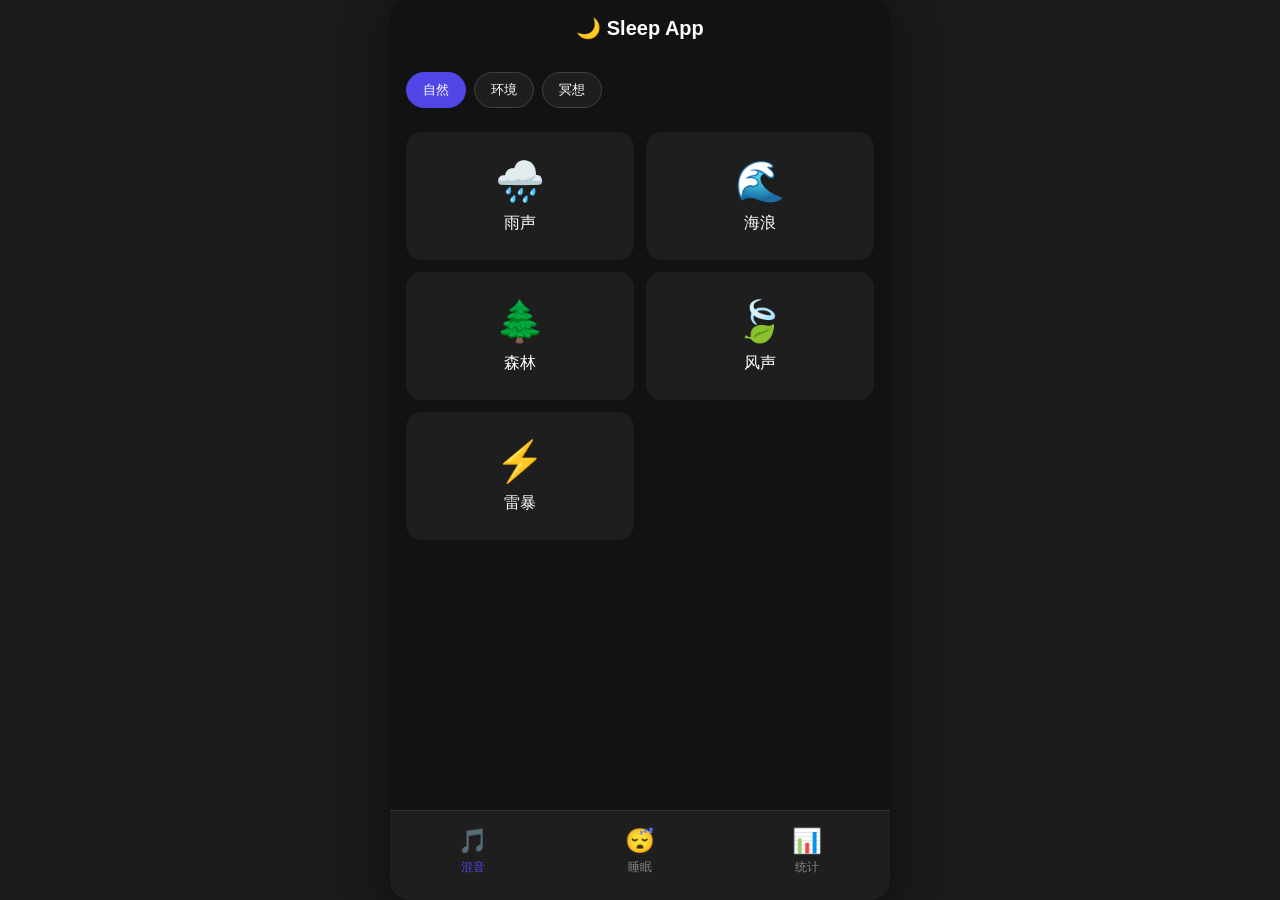
<file: web/index.html>
<!DOCTYPE html>
<html lang="zh-CN">
<head>
  <meta charset="UTF-8">
  <meta name="viewport" content="width=device-width, initial-scale=1.0">
  <title>🌙 Sleep App - 睡眠助眠</title>
  <link rel="stylesheet" href="style.css">
</head>
<body>
  <div id="app">
    <!-- 首页 -->
    <div class="screen active" id="home-screen">
      <nav class="navbar">
        <span class="navbar-title">🌙 Sleep App</span>
      </nav>
      <div class="content">
        <!-- 分类标签 -->
        <div class="categories">
          <button class="category-btn active" data-category="自然">自然</button>
          <button class="category-btn" data-category="环境">环境</button>
          <button class="category-btn" data-category="冥想">冥想</button>
        </div>

        <!-- 主音量控制 -->
        <div id="master-volume" class="master-volume" style="display: none;">
          <div class="volume-header">
            <span>主音量</span>
            <span id="volume-value">70%</span>
          </div>
          <input type="range" id="volume-slider" min="0" max="1" step="0.01" value="0.7">
          <button id="stop-all" class="stop-all-btn">停止全部</button>
        </div>

        <!-- 声音网格 -->
        <div id="sound-grid" class="sound-grid"></div>
      </div>
      <footer class="bottom-nav">
        <button class="nav-item active" data-screen="home">
          <span>🎵</span>
          <span>混音</span>
        </button>
        <button class="nav-item" data-screen="sleep">
          <span>😴</span>
          <span>睡眠</span>
        </button>
        <button class="nav-item" data-screen="stats">
          <span>📊</span>
          <span>统计</span>
        </button>
      </footer>
    </div>

    <!-- 睡眠追踪页面 -->
    <div class="screen" id="sleep-screen">
      <nav class="navbar">
        <span class="navbar-title">😴 睡眠追踪</span>
      </nav>
      <div class="content sleep-content">
        <div id="not-tracking">
          <div class="sleep-icon">
            <span>🌙</span>
          </div>
          <h2>准备好入睡了吗？</h2>
          <p>开始追踪后，我们会记录你的睡眠时长，帮助你了解睡眠习惯</p>
          <button id="start-tracking" class="primary-btn">开始睡眠</button>
        </div>

        <div id="tracking" style="display: none;">
          <div class="pulse-animation">
            <div class="pulse-circle"></div>
            <div class="pulse-inner">
              <span>😴</span>
            </div>
          </div>
          <h2>睡眠中...</h2>
          <div id="sleep-timer" class="sleep-timer">00:00:00</div>
          <p id="bedtime-text"></p>
          <div class="tracking-buttons">
            <button id="cancel-tracking" class="text-btn">取消</button>
            <button id="stop-tracking" class="primary-btn">起床</button>
          </div>
        </div>
      </div>
      <footer class="bottom-nav">
        <button class="nav-item" data-screen="home">
          <span>🎵</span>
          <span>混音</span>
        </button>
        <button class="nav-item active" data-screen="sleep">
          <span>😴</span>
          <span>睡眠</span>
        </button>
        <button class="nav-item" data-screen="stats">
          <span>📊</span>
          <span>统计</span>
        </button>
      </footer>
    </div>

    <!-- 统计页面 -->
    <div class="screen" id="stats-screen">
      <nav class="navbar">
        <span class="navbar-title">📊 睡眠统计</span>
      </nav>
      <div class="content" id="stats-content">
        <div id="empty-state" class="empty-state">
          <span>📊</span>
          <h3>暂无睡眠记录</h3>
          <p>开始第一次睡眠追踪后，这里会显示统计数据</p>
        </div>
        <div id="stats-data" style="display: none;">
          <div class="overview-card">
            <div class="overview-item">
              <span>🕒</span>
              <div>
                <div id="avg-sleep" class="overview-value">--</div>
                <div class="overview-label">平均睡眠</div>
              </div>
            </div>
            <div class="overview-item">
              <span>⭐</span>
              <div>
                <div id="avg-quality" class="overview-value">--</div>
                <div class="overview-label">平均质量</div>
              </div>
            </div>
            <div class="overview-item">
              <span>📅</span>
              <div>
                <div id="total-days" class="overview-value">--</div>
                <div class="overview-label">记录天数</div>
              </div>
            </div>
          </div>
          <h3 style="margin: 24px 0 16px;">最近记录</h3>
          <div id="records-list" class="records-list"></div>
        </div>
      </div>
      <footer class="bottom-nav">
        <button class="nav-item" data-screen="home">
          <span>🎵</span>
          <span>混音</span>
        </button>
        <button class="nav-item" data-screen="sleep">
          <span>😴</span>
          <span>睡眠</span>
        </button>
        <button class="nav-item active" data-screen="stats">
          <span>📊</span>
          <span>统计</span>
        </button>
      </footer>
    </div>
  </div>

  <!-- 质量评分弹窗 -->
  <div id="quality-modal" class="modal" style="display: none;">
    <div class="modal-content">
      <h3>睡眠质量如何？</h3>
      <p>给昨晚的睡眠打个分吧（1-5）</p>
      <div class="stars">
        <button class="star-btn" data-quality="1">⭐</button>
        <button class="star-btn" data-quality="2">⭐</button>
        <button class="star-btn" data-quality="3">⭐</button>
        <button class="star-btn" data-quality="4">⭐</button>
        <button class="star-btn" data-quality="5">⭐</button>
      </div>
    </div>
  </div>

  <script src="app.js"></script>
</body>
</html>
</file>
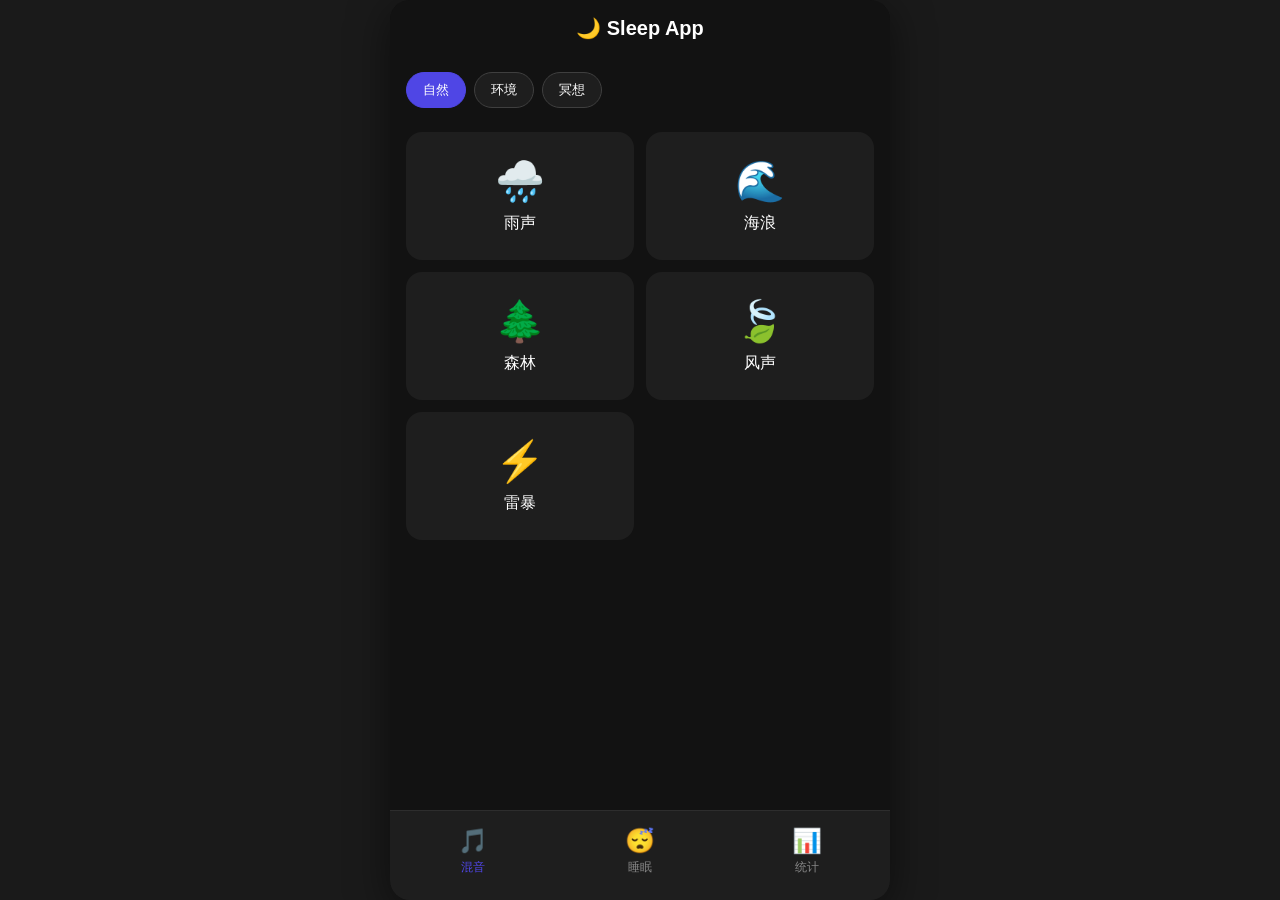
<file: sleep-app.html>
<!DOCTYPE html>
<html lang="zh-CN">
<head>
  <meta charset="UTF-8">
  <meta name="viewport" content="width=device-width, initial-scale=1.0">
  <title>🌙 Sleep App - 睡眠助眠</title>
  <style>
* {
  margin: 0;
  padding: 0;
  box-sizing: border-box;
}

body {
  font-family: -apple-system, BlinkMacSystemFont, 'Segoe UI', Roboto, Oxygen, Ubuntu, sans-serif;
  background-color: #1a1a1a;
  color: #ffffff;
  min-height: 100vh;
  display: flex;
  justify-content: center;
  align-items: center;
}

#app {
  width: 100%;
  max-width: 500px;
  height: 100vh;
  max-height: 900px;
  background-color: #121212;
  position: relative;
  overflow: hidden;
  border-radius: 20px;
  box-shadow: 0 10px 40px rgba(0, 0, 0, 0.5);
}

.screen {
  position: absolute;
  top: 0;
  left: 0;
  width: 100%;
  height: 100%;
  opacity: 0;
  pointer-events: none;
  transition: opacity 0.3s ease;
  display: flex;
  flex-direction: column;
}

.screen.active {
  opacity: 1;
  pointer-events: all;
}

.navbar {
  padding: 16px;
  text-align: center;
  background-color: #121212;
}

.navbar-title {
  font-size: 20px;
  font-weight: 600;
}

.content {
  flex: 1;
  overflow-y: auto;
  padding: 16px;
}

/* 分类 */
.categories {
  display: flex;
  gap: 8px;
  overflow-x: auto;
  margin-bottom: 16px;
  padding-bottom: 8px;
}

.category-btn {
  padding: 8px 16px;
  border-radius: 20px;
  border: 1px solid #3f3f3f;
  background-color: #1e1e1e;
  color: #ffffff;
  cursor: pointer;
  white-space: nowrap;
  transition: all 0.2s;
}

.category-btn.active {
  background-color: #4f46e5;
  border-color: #4f46e5;
}

/* 主音量 */
.master-volume {
  background-color: #1e1e1e;
  padding: 16px;
  border-radius: 12px;
  margin-bottom: 16px;
}

.volume-header {
  display: flex;
  justify-content: space-between;
  margin-bottom: 8px;
  font-weight: 500;
}

#volume-slider {
  width: 100%;
  margin-bottom: 12px;
  accent-color: #4f46e5;
}

.stop-all-btn {
  width: 100%;
  padding: 10px;
  background-color: #2d2d2d;
  color: #ffffff;
  border: none;
  border-radius: 8px;
  cursor: pointer;
  font-size: 14px;
}

/* 声音网格 */
.sound-grid {
  display: grid;
  grid-template-columns: repeat(2, 1fr);
  gap: 12px;
}

.sound-card {
  background-color: #1e1e1e;
  border-radius: 16px;
  border: 2px solid transparent;
  padding: 24px 16px;
  text-align: center;
  cursor: pointer;
  transition: all 0.2s;
  position: relative;
}

.sound-card.playing {
  border-color: #4f46e5;
  background: linear-gradient(135deg, rgba(79, 70, 229, 0.2) 0%, rgba(79, 70, 229, 0.4) 100%);
}

.sound-card.locked {
  opacity: 0.5;
  cursor: not-allowed;
}

.sound-icon {
  font-size: 40px;
  margin-bottom: 8px;
  display: block;
}

.sound-name {
  font-size: 16px;
  font-weight: 500;
}

.playing-badge {
  position: absolute;
  top: 8px;
  right: 8px;
  width: 24px;
  height: 24px;
  background-color: #4f46e5;
  border-radius: 50%;
  display: flex;
  align-items: center;
  justify-content: center;
  font-size: 12px;
}

/* 底部导航 */
.bottom-nav {
  display: flex;
  justify-content: space-around;
  background-color: #1e1e1e;
  padding: 8px 0 16px;
  border-top: 1px solid #2d2d2d;
}

.nav-item {
  flex: 1;
  display: flex;
  flex-direction: column;
  align-items: center;
  gap: 4px;
  background: none;
  border: none;
  color: #888888;
  cursor: pointer;
  padding: 8px;
  transition: color 0.2s;
}

.nav-item.active {
  color: #4f46e5;
}

.nav-item span:first-child {
  font-size: 24px;
}

.nav-item span:last-child {
  font-size: 12px;
}

/* 睡眠页面 */
.sleep-content {
  display: flex;
  align-items: center;
  justify-content: center;
}

#not-tracking, #tracking {
  text-align: center;
  width: 100%;
}

.sleep-icon {
  margin: 40px 0 24px;
}

.sleep-icon span {
  font-size: 100px;
  color: #4f46e5;
}

.sleep-content h2 {
  font-size: 24px;
  margin-bottom: 16px;
}

.sleep-content p {
  color: #888888;
  line-height: 1.6;
  margin-bottom: 48px;
}

.primary-btn {
  padding: 16px 48px;
  background-color: #4f46e5;
  color: #ffffff;
  border: none;
  border-radius: 12px;
  font-size: 18px;
  cursor: pointer;
}

.text-btn {
  padding: 16px 24px;
  background: none;
  color: #888888;
  border: none;
  font-size: 16px;
  cursor: pointer;
}

/* 脉冲动画 */
.pulse-animation {
  position: relative;
  width: 200px;
  height: 200px;
  margin: 40px auto 32px;
}

.pulse-circle {
  position: absolute;
  top: 0;
  left: 0;
  width: 100%;
  height: 100%;
  border-radius: 50%;
  background-color: rgba(79, 70, 229, 0.3);
  animation: pulse 2s infinite;
}

.pulse-inner {
  position: absolute;
  top: 50%;
  left: 50%;
  transform: translate(-50%, -50%);
  width: 160px;
  height: 160px;
  border-radius: 50%;
  background-color: #4f46e5;
  display: flex;
  align-items: center;
  justify-content: center;
  z-index: 1;
}

.pulse-inner span {
  font-size: 80px;
}

@keyframes pulse {
  0% {
    transform: scale(1);
    opacity: 0.7;
  }
  50% {
    transform: scale(1.15);
    opacity: 0.3;
  }
  100% {
    transform: scale(1);
    opacity: 0.7;
  }
}

.sleep-timer {
  font-size: 48px;
  font-weight: 300;
  letter-spacing: 2px;
  margin: 16px 0;
}

#bedtime-text {
  color: #888888;
  margin-bottom: 48px;
}

.tracking-buttons {
  display: flex;
  justify-content: center;
  gap: 24px;
}

/* 统计页面 */
.empty-state {
  text-align: center;
  padding: 60px 20px;
  color: #888888;
}

.empty-state span {
  font-size: 80px;
  display: block;
  margin-bottom: 16px;
  opacity: 0.3;
}

.empty-state h3 {
  margin-bottom: 8px;
  color: #ffffff;
}

.overview-card {
  background-color: #1e1e1e;
  border-radius: 12px;
  padding: 16px;
  display: flex;
  justify-content: space-around;
}

.overview-item {
  text-align: center;
  padding: 16px 8px;
}

.overview-item span:first-child {
  display: block;
  font-size: 24px;
  margin-bottom: 8px;
  color: #4f46e5;
}

.overview-value {
  font-size: 20px;
  font-weight: bold;
  margin-bottom: 4px;
}

.overview-label {
  font-size: 12px;
  color: #888888;
}

.records-list {
  display: flex;
  flex-direction: column;
  gap: 12px;
}

.record-item {
  background-color: #1e1e1e;
  border-radius: 12px;
  padding: 16px;
  display: flex;
  align-items: center;
  gap: 16px;
}

.record-avatar {
  width: 40px;
  height: 40px;
  border-radius: 50%;
  background-color: rgba(79, 70, 229, 0.1);
  display: flex;
  align-items: center;
  justify-content: center;
  font-size: 18px;
}

.record-info {
  flex: 1;
}

.record-date {
  font-weight: 600;
  margin-bottom: 4px;
}

.record-time {
  color: #888888;
  font-size: 14px;
}

.record-duration {
  padding: 6px 12px;
  background-color: rgba(79, 70, 229, 0.1);
  color: #4f46e5;
  border-radius: 20px;
  font-size: 14px;
  font-weight: 500;
}

/* 弹窗 */
.modal {
  position: fixed;
  top: 0;
  left: 0;
  width: 100%;
  height: 100%;
  background-color: rgba(0, 0, 0, 0.7);
  z-index: 100;
  display: none;
  align-items: center;
  justify-content: center;
}

.modal-content {
  background-color: #1e1e1e;
  border-radius: 16px;
  padding: 24px;
  width: 90%;
  max-width: 400px;
  text-align: center;
}

.modal-content h3 {
  margin-bottom: 8px;
}

.modal-content p {
  color: #888888;
  margin-bottom: 16px;
}

.stars {
  display: flex;
  justify-content: center;
  gap: 8px;
}

.star-btn {
  background: none;
  border: none;
  font-size: 36px;
  cursor: pointer;
  transition: transform 0.2s;
}

.star-btn:hover {
  transform: scale(1.2);
}

/* 滚动条 */
.content::-webkit-scrollbar {
  width: 4px;
}

.content::-webkit-scrollbar-thumb {
  background-color: #3f3f3f;
  border-radius: 2px;
}
  </style>
</head>
<body>
  <div id="app">
    <!-- 首页 -->
    <div class="screen active" id="home-screen">
      <nav class="navbar">
        <span class="navbar-title">🌙 Sleep App</span>
      </nav>
      <div class="content">
        <!-- 分类标签 -->
        <div class="categories">
          <button class="category-btn active" data-category="自然">自然</button>
          <button class="category-btn" data-category="环境">环境</button>
          <button class="category-btn" data-category="冥想">冥想</button>
        </div>

        <!-- 主音量控制 -->
        <div id="master-volume" class="master-volume" style="display: none;">
          <div class="volume-header">
            <span>主音量</span>
            <span id="volume-value">70%</span>
          </div>
          <input type="range" id="volume-slider" min="0" max="1" step="0.01" value="0.7">
          <button id="stop-all" class="stop-all-btn">停止全部</button>
        </div>

        <!-- 声音网格 -->
        <div id="sound-grid" class="sound-grid"></div>
      </div>
      <footer class="bottom-nav">
        <button class="nav-item active" data-screen="home">
          <span>🎵</span>
          <span>混音</span>
        </button>
        <button class="nav-item" data-screen="sleep">
          <span>😴</span>
          <span>睡眠</span>
        </button>
        <button class="nav-item" data-screen="stats">
          <span>📊</span>
          <span>统计</span>
        </button>
      </footer>
    </div>

    <!-- 睡眠追踪页面 -->
    <div class="screen" id="sleep-screen">
      <nav class="navbar">
        <span class="navbar-title">😴 睡眠追踪</span>
      </nav>
      <div class="content sleep-content">
        <div id="not-tracking">
          <div class="sleep-icon">
            <span>🌙</span>
          </div>
          <h2>准备好入睡了吗？</h2>
          <p>开始追踪后，我们会记录你的睡眠时长，帮助你了解睡眠习惯</p>
          <button id="start-tracking" class="primary-btn">开始睡眠</button>
        </div>

        <div id="tracking" style="display: none;">
          <div class="pulse-animation">
            <div class="pulse-circle"></div>
            <div class="pulse-inner">
              <span>😴</span>
            </div>
          </div>
          <h2>睡眠中...</h2>
          <div id="sleep-timer" class="sleep-timer">00:00:00</div>
          <p id="bedtime-text"></p>
          <div class="tracking-buttons">
            <button id="cancel-tracking" class="text-btn">取消</button>
            <button id="stop-tracking" class="primary-btn">起床</button>
          </div>
        </div>
      </div>
      <footer class="bottom-nav">
        <button class="nav-item" data-screen="home">
          <span>🎵</span>
          <span>混音</span>
        </button>
        <button class="nav-item active" data-screen="sleep">
          <span>😴</span>
          <span>睡眠</span>
        </button>
        <button class="nav-item" data-screen="stats">
          <span>📊</span>
          <span>统计</span>
        </button>
      </footer>
    </div>

    <!-- 统计页面 -->
    <div class="screen" id="stats-screen">
      <nav class="navbar">
        <span class="navbar-title">📊 睡眠统计</span>
      </nav>
      <div class="content" id="stats-content">
        <div id="empty-state" class="empty-state">
          <span>📊</span>
          <h3>暂无睡眠记录</h3>
          <p>开始第一次睡眠追踪后，这里会显示统计数据</p>
        </div>
        <div id="stats-data" style="display: none;">
          <div class="overview-card">
            <div class="overview-item">
              <span>🕒</span>
              <div>
                <div id="avg-sleep" class="overview-value">--</div>
                <div class="overview-label">平均睡眠</div>
              </div>
            </div>
            <div class="overview-item">
              <span>⭐</span>
              <div>
                <div id="avg-quality" class="overview-value">--</div>
                <div class="overview-label">平均质量</div>
              </div>
            </div>
            <div class="overview-item">
              <span>📅</span>
              <div>
                <div id="total-days" class="overview-value">--</div>
                <div class="overview-label">记录天数</div>
              </div>
            </div>
          </div>
          <h3 style="margin: 24px 0 16px;">最近记录</h3>
          <div id="records-list" class="records-list"></div>
        </div>
      </div>
      <footer class="bottom-nav">
        <button class="nav-item" data-screen="home">
          <span>🎵</span>
          <span>混音</span>
        </button>
        <button class="nav-item" data-screen="sleep">
          <span>😴</span>
          <span>睡眠</span>
        </button>
        <button class="nav-item active" data-screen="stats">
          <span>📊</span>
          <span>统计</span>
        </button>
      </footer>
    </div>
  </div>

  <!-- 质量评分弹窗 -->
  <div id="quality-modal" class="modal" style="display: none;">
    <div class="modal-content">
      <h3>睡眠质量如何？</h3>
      <p>给昨晚的睡眠打个分吧（1-5）</p>
      <div class="stars">
        <button class="star-btn" data-quality="1">⭐</button>
        <button class="star-btn" data-quality="2">⭐</button>
        <button class="star-btn" data-quality="3">⭐</button>
        <button class="star-btn" data-quality="4">⭐</button>
        <button class="star-btn" data-quality="5">⭐</button>
      </div>
    </div>
  </div>

  <script>
// 声音数据
const sounds = [
  // 自然类
  { id: 'rain', name: '雨声', category: '自然', icon: '🌧️', locked: false },
  { id: 'waves', name: '海浪', category: '自然', icon: '🌊', locked: false },
  { id: 'forest', name: '森林', category: '自然', icon: '🌲', locked: false },
  { id: 'wind', name: '风声', category: '自然', icon: '🍃', locked: false },
  { id: 'thunder', name: '雷暴', category: '自然', icon: '⚡', locked: false },
  // 环境类
  { id: 'fire', name: '篝火', category: '环境', icon: '🔥', locked: false },
  { id: 'fan', name: '风扇', category: '环境', icon: '💨', locked: false },
  { id: 'cafe', name: '咖啡馆', category: '环境', icon: '☕', locked: false },
  { id: 'train', name: '火车', category: '环境', icon: '🚂', locked: false },
  { id: 'plane', name: '飞机', category: '环境', icon: '✈️', locked: false },
  // 冥想类
  { id: 'singing', name: '颂钵', category: '冥想', icon: '🔔', locked: false },
  { id: 'binaural', name: '双脑同步', category: '冥想', icon: '🎵', locked: true },
  { id: 'delta', name: 'Delta波', category: '冥想', icon: '🧘', locked: true },
];

// 应用状态
let currentScreen = 'home';
let currentCategory = '自然';
let playingSounds = [];
let masterVolume = 0.7;
let audioContext = null;
let oscillators = {};

// 睡眠追踪状态
let isTracking = false;
let bedtime = null;
let timerInterval = null;
let sleepRecords = JSON.parse(localStorage.getItem('sleepRecords') || '[]');

// 初始化
document.addEventListener('DOMContentLoaded', () => {
  initAudio();
  renderSounds();
  bindEvents();
  updateStats();
});

// 初始化音频（使用白噪音生成）
function initAudio() {
  audioContext = new (window.AudioContext || window.webkitAudioContext)();
}

// 生成白噪音
function createNoise() {
  const bufferSize = audioContext.sampleRate * 2;
  const buffer = audioContext.createBuffer(1, bufferSize, audioContext.sampleRate);
  const output = buffer.getChannelData(0);
  
  for (let i = 0; i < bufferSize; i++) {
    output[i] = Math.random() * 2 - 1;
  }

  const noise = audioContext.createBufferSource();
  noise.buffer = buffer;
  noise.loop = true;

  const gainNode = audioContext.createGain();
  gainNode.gain.value = 0.1 * masterVolume;

  noise.connect(gainNode);
  gainNode.connect(audioContext.destination);
  noise.start();

  return { source: noise, gain: gainNode };
}

// 渲染声音网格
function renderSounds() {
  const grid = document.getElementById('sound-grid');
  const filteredSounds = sounds.filter(s => s.category === currentCategory);
  
  grid.innerHTML = filteredSounds.map(sound => `
    <div class="sound-card ${playingSounds.includes(sound.id) ? 'playing' : ''} ${sound.locked ? 'locked' : ''}" 
         data-id="${sound.id}">
      <span class="sound-icon">${sound.icon}</span>
      <div class="sound-name">${sound.name}</div>
      ${sound.locked ? '<div style="margin-top: 4px;"><span>🔒</span></div>' : ''}
      ${playingSounds.includes(sound.id) ? '<div class="playing-badge">▶</div>' : ''}
    </div>
  `).join('');

  // 绑定点击事件
  grid.querySelectorAll('.sound-card:not(.locked)').forEach(card => {
    card.addEventListener('click', () => {
      const id = card.dataset.id;
      toggleSound(id);
    });
  });

  // 更新主音量显示
  const masterVolumeEl = document.getElementById('master-volume');
  if (playingSounds.length > 0) {
    masterVolumeEl.style.display = 'block';
  } else {
    masterVolumeEl.style.display = 'none';
  }
}

// 切换声音播放
function toggleSound(id) {
  if (playingSounds.includes(id)) {
    // 停止
    if (oscillators[id]) {
      oscillators[id].gain.gain.value = 0;
      oscillators[id].source.stop();
      delete oscillators[id];
    }
    playingSounds = playingSounds.filter(s => s !== id);
  } else {
    // 播放
    if (audioContext.state === 'suspended') {
      audioContext.resume();
    }
    oscillators[id] = createNoise();
    playingSounds.push(id);
  }
  updateVolume();
  renderSounds();
}

// 更新所有音量
function updateVolume() {
  Object.values(oscillators).forEach(({ gain }) => {
    gain.gain.value = 0.1 * masterVolume;
  });
  
  document.getElementById('volume-value').textContent = `${Math.round(masterVolume * 100)}%`;
}

// 停止所有声音
function stopAll() {
  Object.values(oscillators).forEach(({ source, gain }) => {
    gain.gain.value = 0;
    source.stop();
  });
  oscillators = {};
  playingSounds = [];
  renderSounds();
}

// 绑定事件
function bindEvents() {
  // 切换分类
  document.querySelectorAll('.category-btn').forEach(btn => {
    btn.addEventListener('click', () => {
      document.querySelector('.category-btn.active').classList.remove('active');
      btn.classList.add('active');
      currentCategory = btn.dataset.category;
      renderSounds();
    });
  });

  // 主音量滑块
  document.getElementById('volume-slider').addEventListener('input', (e) => {
    masterVolume = parseFloat(e.target.value);
    updateVolume();
  });

  // 停止全部
  document.getElementById('stop-all').addEventListener('click', stopAll);

  // 底部导航切换屏幕
  document.querySelectorAll('.nav-item').forEach(btn => {
    btn.addEventListener('click', () => {
      const screen = btn.dataset.screen;
      switchScreen(screen);
    });
  });

  // 开始睡眠追踪
  document.getElementById('start-tracking').addEventListener('click', startTracking);

  // 取消追踪
  document.getElementById('cancel-tracking').addEventListener('click', cancelTracking);

  // 停止追踪
  document.getElementById('stop-tracking').addEventListener('click', () => {
    document.getElementById('quality-modal').style.display = 'flex';
  });

  // 质量评分
  document.querySelectorAll('.star-btn').forEach(btn => {
    btn.addEventListener('click', (e) => {
      const quality = parseInt(e.target.dataset.quality);
      stopTracking(quality);
      document.getElementById('quality-modal').style.display = 'none';
    });
  });

  // 点击遮罩关闭弹窗
  document.getElementById('quality-modal').addEventListener('click', (e) => {
    if (e.target.id === 'quality-modal') {
      e.target.style.display = 'none';
    }
  });
}

// 切换屏幕
function switchScreen(screenName) {
  document.querySelectorAll('.screen').forEach(screen => {
    screen.classList.remove('active');
  });
  document.querySelectorAll('.nav-item').forEach(nav => {
    nav.classList.remove('active');
  });
  
  document.getElementById(`${screenName}-screen`).classList.add('active');
  document.querySelector(`.nav-item[data-screen="${screenName}"]`).classList.add('active');
  currentScreen = screenName;

  if (screenName === 'stats') {
    updateStats();
  }
}

// 开始睡眠追踪
function startTracking() {
  isTracking = true;
  bedtime = new Date();
  
  document.getElementById('not-tracking').style.display = 'none';
  document.getElementById('tracking').style.display = 'block';
  
  document.getElementById('bedtime-text').textContent = 
    `入睡时间: ${formatTime(bedtime)}`;
  
  timerInterval = setInterval(updateTimer, 1000);
}

// 取消追踪
function cancelTracking() {
  isTracking = false;
  bedtime = null;
  clearInterval(timerInterval);
  document.getElementById('not-tracking').style.display = 'block';
  document.getElementById('tracking').style.display = 'none';
  stopAll();
}

// 停止追踪并保存
function stopTracking(quality) {
  const wakeTime = new Date();
  const duration = wakeTime - bedtime;
  
  const record = {
    date: new Date().toISOString(),
    bedtime: bedtime.toISOString(),
    wakeTime: wakeTime.toISOString(),
    durationMinutes: Math.floor(duration / (1000 * 60)),
    quality: quality
  };
  
  sleepRecords.unshift(record);
  localStorage.setItem('sleepRecords', JSON.stringify(sleepRecords));
  
  isTracking = false;
  clearInterval(timerInterval);
  stopAll();
  
  document.getElementById('not-tracking').style.display = 'block';
  document.getElementById('tracking').style.display = 'none';
  
  switchScreen('stats');
}

// 更新计时器
function updateTimer() {
  if (!bedtime) return;
  
  const duration = new Date() - bedtime;
  document.getElementById('sleep-timer').textContent = formatDuration(duration);
}

// 更新统计
function updateStats() {
  if (sleepRecords.length === 0) {
    document.getElementById('empty-state').style.display = 'block';
    document.getElementById('stats-data').style.display = 'none';
    return;
  }
  
  document.getElementById('empty-state').style.display = 'none';
  document.getElementById('stats-data').style.display = 'block';
  
  // 计算平均值
  const totalMinutes = sleepRecords.reduce((sum, r) => sum + r.durationMinutes, 0);
  const avgMinutes = Math.floor(totalMinutes / sleepRecords.length);
  const avgQuality = sleepRecords.reduce((sum, r) => sum + r.quality, 0) / sleepRecords.length;
  
  document.getElementById('avg-sleep').textContent = formatDurationShort(avgMinutes);
  document.getElementById('avg-quality').textContent = `${avgQuality.toFixed(1)} ⭐`;
  document.getElementById('total-days').textContent = `${sleepRecords.length}`;
  
  // 渲染最近记录
  const recordsList = document.getElementById('records-list');
  const recent = sleepRecords.slice(0, 10);
  
  recordsList.innerHTML = recent.map(record => {
    const date = new Date(record.date);
    const bd = new Date(record.bedtime);
    const wt = new Date(record.wakeTime);
    return `
      <div class="record-item">
        <div class="record-avatar">${record.quality}⭐</div>
        <div class="record-info">
          <div class="record-date">${formatDate(date)}</div>
          <div class="record-time">${formatTime(bd)} - ${formatTime(wt)}</div>
        </div>
        <div class="record-duration">${formatDurationShort(record.durationMinutes)}</div>
      </div>
    `;
  }).join('');
}

// 格式化工具
function formatTime(date) {
  return `${String(date.getHours()).padStart(2, '0')}:${String(date.getMinutes()).padStart(2, '0')}`;
}

function formatDate(date) {
  return `${date.getMonth() + 1}月${date.getDate()}日`;
}

function formatDuration(ms) {
  const totalSeconds = Math.floor(ms / 1000);
  const hours = Math.floor(totalSeconds / 3600);
  const minutes = Math.floor((totalSeconds % 3600) / 60);
  const seconds = totalSeconds % 60;
  return `${String(hours).padStart(2, '0')}:${String(minutes).padStart(2, '0')}:${String(seconds).padStart(2, '0')}`;
}

function formatDurationShort(totalMinutes) {
  const hours = Math.floor(totalMinutes / 60);
  const minutes = totalMinutes % 60;
  return `${hours}h${minutes}m`;
}
  </script>
</body>
</html>
</file>
<file: web/style.css>
* {
  margin: 0;
  padding: 0;
  box-sizing: border-box;
}

body {
  font-family: -apple-system, BlinkMacSystemFont, 'Segoe UI', Roboto, Oxygen, Ubuntu, sans-serif;
  background-color: #1a1a1a;
  color: #ffffff;
  min-height: 100vh;
  display: flex;
  justify-content: center;
  align-items: center;
}

#app {
  width: 100%;
  max-width: 500px;
  height: 100vh;
  max-height: 900px;
  background-color: #121212;
  position: relative;
  overflow: hidden;
  border-radius: 20px;
  box-shadow: 0 10px 40px rgba(0, 0, 0, 0.5);
}

.screen {
  position: absolute;
  top: 0;
  left: 0;
  width: 100%;
  height: 100%;
  opacity: 0;
  pointer-events: none;
  transition: opacity 0.3s ease;
  display: flex;
  flex-direction: column;
}

.screen.active {
  opacity: 1;
  pointer-events: all;
}

.navbar {
  padding: 16px;
  text-align: center;
  background-color: #121212;
}

.navbar-title {
  font-size: 20px;
  font-weight: 600;
}

.content {
  flex: 1;
  overflow-y: auto;
  padding: 16px;
}

/* 分类 */
.categories {
  display: flex;
  gap: 8px;
  overflow-x: auto;
  margin-bottom: 16px;
  padding-bottom: 8px;
}

.category-btn {
  padding: 8px 16px;
  border-radius: 20px;
  border: 1px solid #3f3f3f;
  background-color: #1e1e1e;
  color: #ffffff;
  cursor: pointer;
  white-space: nowrap;
  transition: all 0.2s;
}

.category-btn.active {
  background-color: #4f46e5;
  border-color: #4f46e5;
}

/* 主音量 */
.master-volume {
  background-color: #1e1e1e;
  padding: 16px;
  border-radius: 12px;
  margin-bottom: 16px;
}

.volume-header {
  display: flex;
  justify-content: space-between;
  margin-bottom: 8px;
  font-weight: 500;
}

#volume-slider {
  width: 100%;
  margin-bottom: 12px;
  accent-color: #4f46e5;
}

.stop-all-btn {
  width: 100%;
  padding: 10px;
  background-color: #2d2d2d;
  color: #ffffff;
  border: none;
  border-radius: 8px;
  cursor: pointer;
  font-size: 14px;
}

/* 声音网格 */
.sound-grid {
  display: grid;
  grid-template-columns: repeat(2, 1fr);
  gap: 12px;
}

.sound-card {
  background-color: #1e1e1e;
  border-radius: 16px;
  border: 2px solid transparent;
  padding: 24px 16px;
  text-align: center;
  cursor: pointer;
  transition: all 0.2s;
  position: relative;
}

.sound-card.playing {
  border-color: #4f46e5;
  background: linear-gradient(135deg, rgba(79, 70, 229, 0.2) 0%, rgba(79, 70, 229, 0.4) 100%);
}

.sound-card.locked {
  opacity: 0.5;
  cursor: not-allowed;
}

.sound-icon {
  font-size: 40px;
  margin-bottom: 8px;
  display: block;
}

.sound-name {
  font-size: 16px;
  font-weight: 500;
}

.playing-badge {
  position: absolute;
  top: 8px;
  right: 8px;
  width: 24px;
  height: 24px;
  background-color: #4f46e5;
  border-radius: 50%;
  display: flex;
  align-items: center;
  justify-content: center;
  font-size: 12px;
}

/* 底部导航 */
.bottom-nav {
  display: flex;
  justify-content: space-around;
  background-color: #1e1e1e;
  padding: 8px 0 16px;
  border-top: 1px solid #2d2d2d;
}

.nav-item {
  flex: 1;
  display: flex;
  flex-direction: column;
  align-items: center;
  gap: 4px;
  background: none;
  border: none;
  color: #888888;
  cursor: pointer;
  padding: 8px;
  transition: color 0.2s;
}

.nav-item.active {
  color: #4f46e5;
}

.nav-item span:first-child {
  font-size: 24px;
}

.nav-item span:last-child {
  font-size: 12px;
}

/* 睡眠页面 */
.sleep-content {
  display: flex;
  align-items: center;
  justify-content: center;
}

#not-tracking, #tracking {
  text-align: center;
  width: 100%;
}

.sleep-icon {
  margin: 40px 0 24px;
}

.sleep-icon span {
  font-size: 100px;
  color: #4f46e5;
}

.sleep-content h2 {
  font-size: 24px;
  margin-bottom: 16px;
}

.sleep-content p {
  color: #888888;
  line-height: 1.6;
  margin-bottom: 48px;
}

.primary-btn {
  padding: 16px 48px;
  background-color: #4f46e5;
  color: #ffffff;
  border: none;
  border-radius: 12px;
  font-size: 18px;
  cursor: pointer;
}

.text-btn {
  padding: 16px 24px;
  background: none;
  color: #888888;
  border: none;
  font-size: 16px;
  cursor: pointer;
}

/* 脉冲动画 */
.pulse-animation {
  position: relative;
  width: 200px;
  height: 200px;
  margin: 40px auto 32px;
}

.pulse-circle {
  position: absolute;
  top: 0;
  left: 0;
  width: 100%;
  height: 100%;
  border-radius: 50%;
  background-color: rgba(79, 70, 229, 0.3);
  animation: pulse 2s infinite;
}

.pulse-inner {
  position: absolute;
  top: 50%;
  left: 50%;
  transform: translate(-50%, -50%);
  width: 160px;
  height: 160px;
  border-radius: 50%;
  background-color: #4f46e5;
  display: flex;
  align-items: center;
  justify-content: center;
  z-index: 1;
}

.pulse-inner span {
  font-size: 80px;
}

@keyframes pulse {
  0% {
    transform: scale(1);
    opacity: 0.7;
  }
  50% {
    transform: scale(1.15);
    opacity: 0.3;
  }
  100% {
    transform: scale(1);
    opacity: 0.7;
  }
}

.sleep-timer {
  font-size: 48px;
  font-weight: 300;
  letter-spacing: 2px;
  margin: 16px 0;
}

#bedtime-text {
  color: #888888;
  margin-bottom: 48px;
}

.tracking-buttons {
  display: flex;
  justify-content: center;
  gap: 24px;
}

/* 统计页面 */
.empty-state {
  text-align: center;
  padding: 60px 20px;
  color: #888888;
}

.empty-state span {
  font-size: 80px;
  display: block;
  margin-bottom: 16px;
  opacity: 0.3;
}

.empty-state h3 {
  margin-bottom: 8px;
  color: #ffffff;
}

.overview-card {
  background-color: #1e1e1e;
  border-radius: 12px;
  padding: 16px;
  display: flex;
  justify-content: space-around;
}

.overview-item {
  text-align: center;
  padding: 16px 8px;
}

.overview-item span:first-child {
  display: block;
  font-size: 24px;
  margin-bottom: 8px;
  color: #4f46e5;
}

.overview-value {
  font-size: 20px;
  font-weight: bold;
  margin-bottom: 4px;
}

.overview-label {
  font-size: 12px;
  color: #888888;
}

.records-list {
  display: flex;
  flex-direction: column;
  gap: 12px;
}

.record-item {
  background-color: #1e1e1e;
  border-radius: 12px;
  padding: 16px;
  display: flex;
  align-items: center;
  gap: 16px;
}

.record-avatar {
  width: 40px;
  height: 40px;
  border-radius: 50%;
  background-color: rgba(79, 70, 229, 0.1);
  display: flex;
  align-items: center;
  justify-content: center;
  font-size: 18px;
}

.record-info {
  flex: 1;
}

.record-date {
  font-weight: 600;
  margin-bottom: 4px;
}

.record-time {
  color: #888888;
  font-size: 14px;
}

.record-duration {
  padding: 6px 12px;
  background-color: rgba(79, 70, 229, 0.1);
  color: #4f46e5;
  border-radius: 20px;
  font-size: 14px;
  font-weight: 500;
}

/* 弹窗 */
.modal {
  position: fixed;
  top: 0;
  left: 0;
  width: 100%;
  height: 100%;
  background-color: rgba(0, 0, 0, 0.7);
  z-index: 100;
  display: flex;
  align-items: center;
  justify-content: center;
}

.modal-content {
  background-color: #1e1e1e;
  border-radius: 16px;
  padding: 24px;
  width: 90%;
  max-width: 400px;
  text-align: center;
}

.modal-content h3 {
  margin-bottom: 8px;
}

.modal-content p {
  color: #888888;
  margin-bottom: 16px;
}

.stars {
  display: flex;
  justify-content: center;
  gap: 8px;
}

.star-btn {
  background: none;
  border: none;
  font-size: 36px;
  cursor: pointer;
  transition: transform 0.2s;
}

.star-btn:hover {
  transform: scale(1.2);
}

/* 滚动条 */
.content::-webkit-scrollbar {
  width: 4px;
}

.content::-webkit-scrollbar-thumb {
  background-color: #3f3f3f;
  border-radius: 2px;
}
</file>
